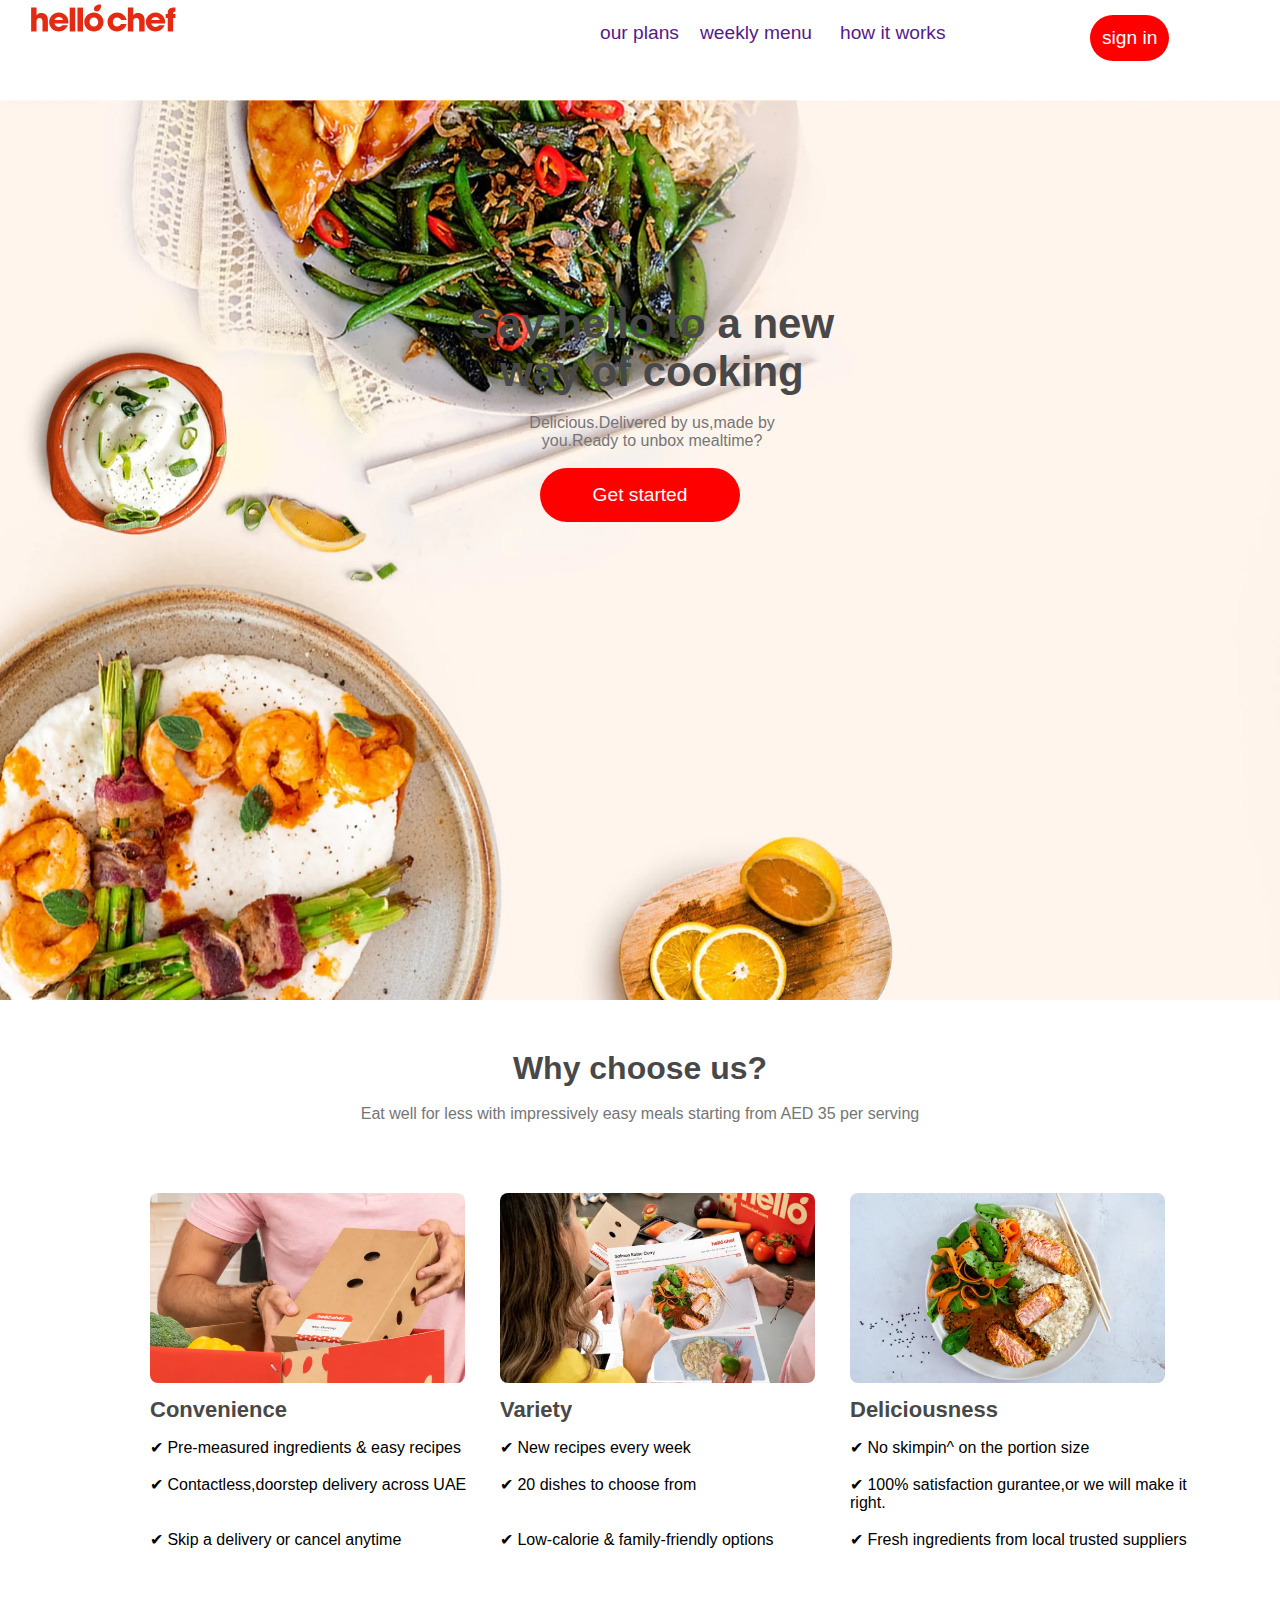
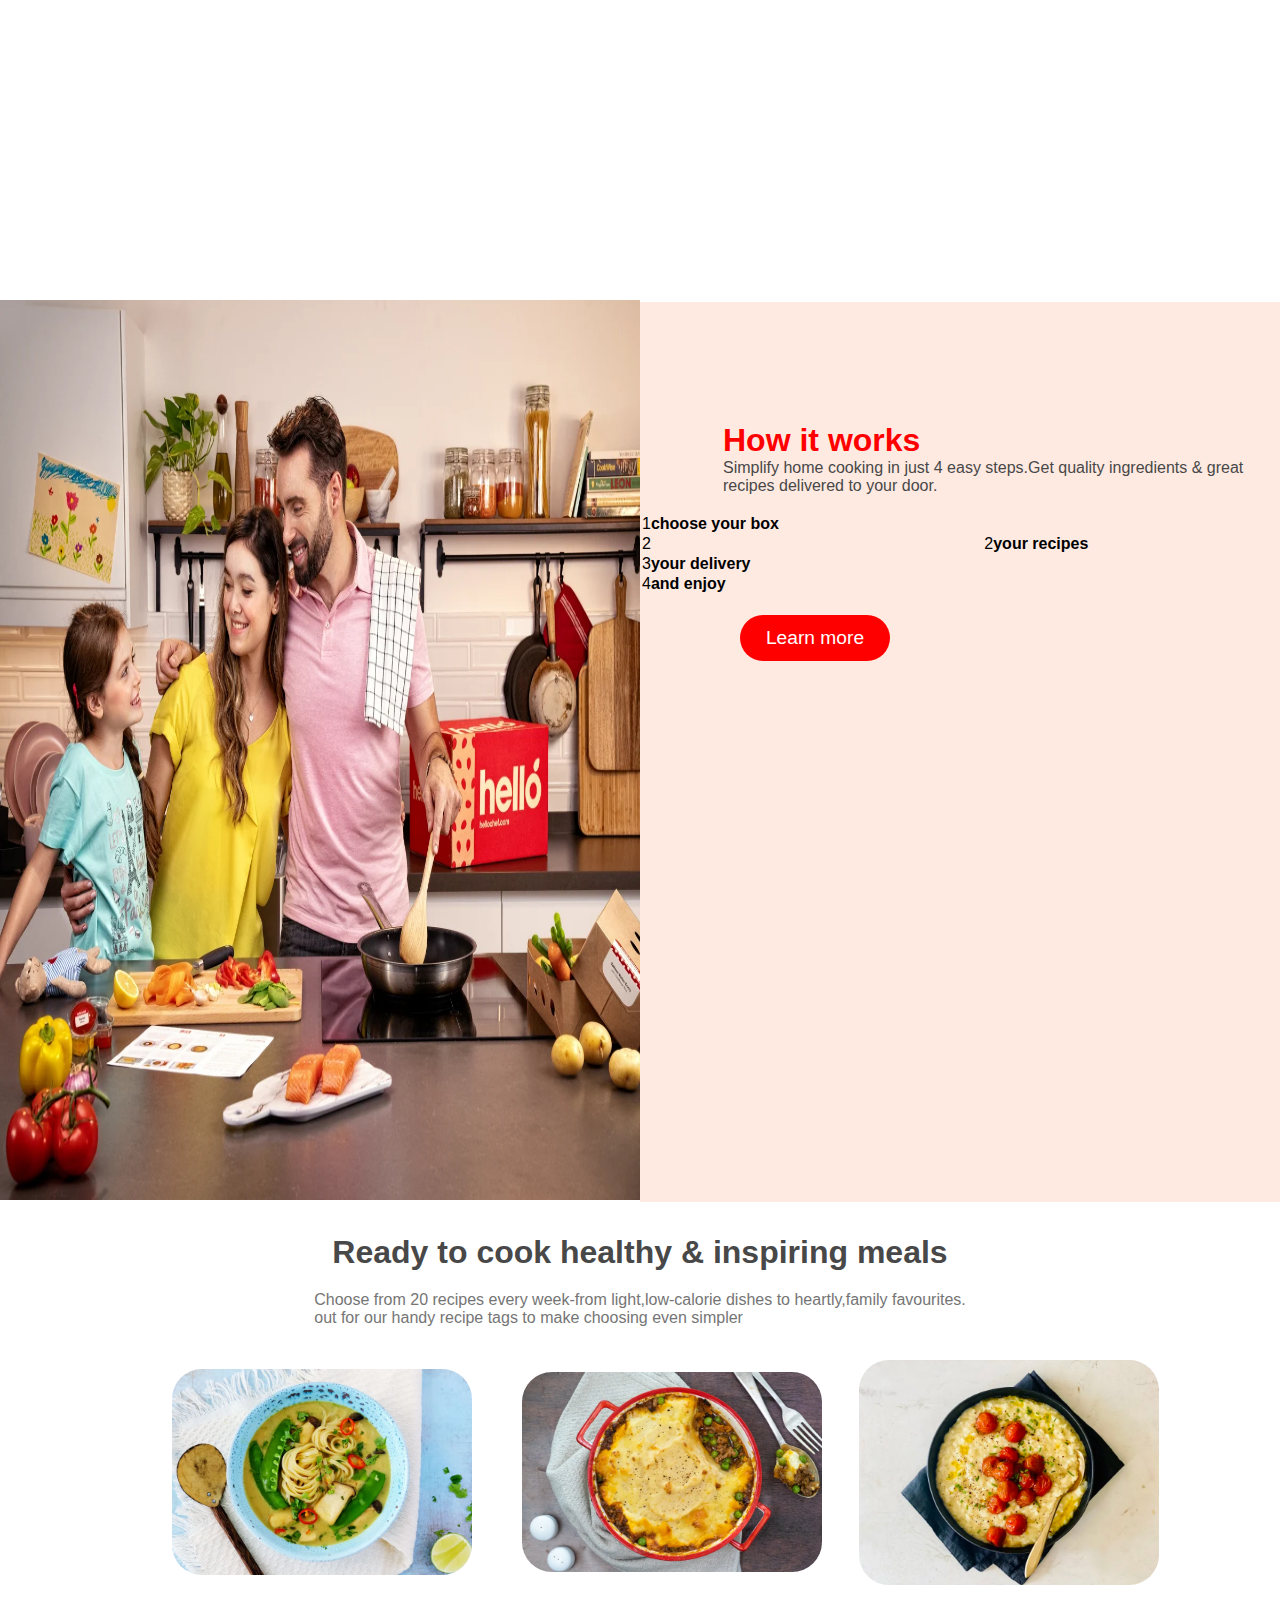
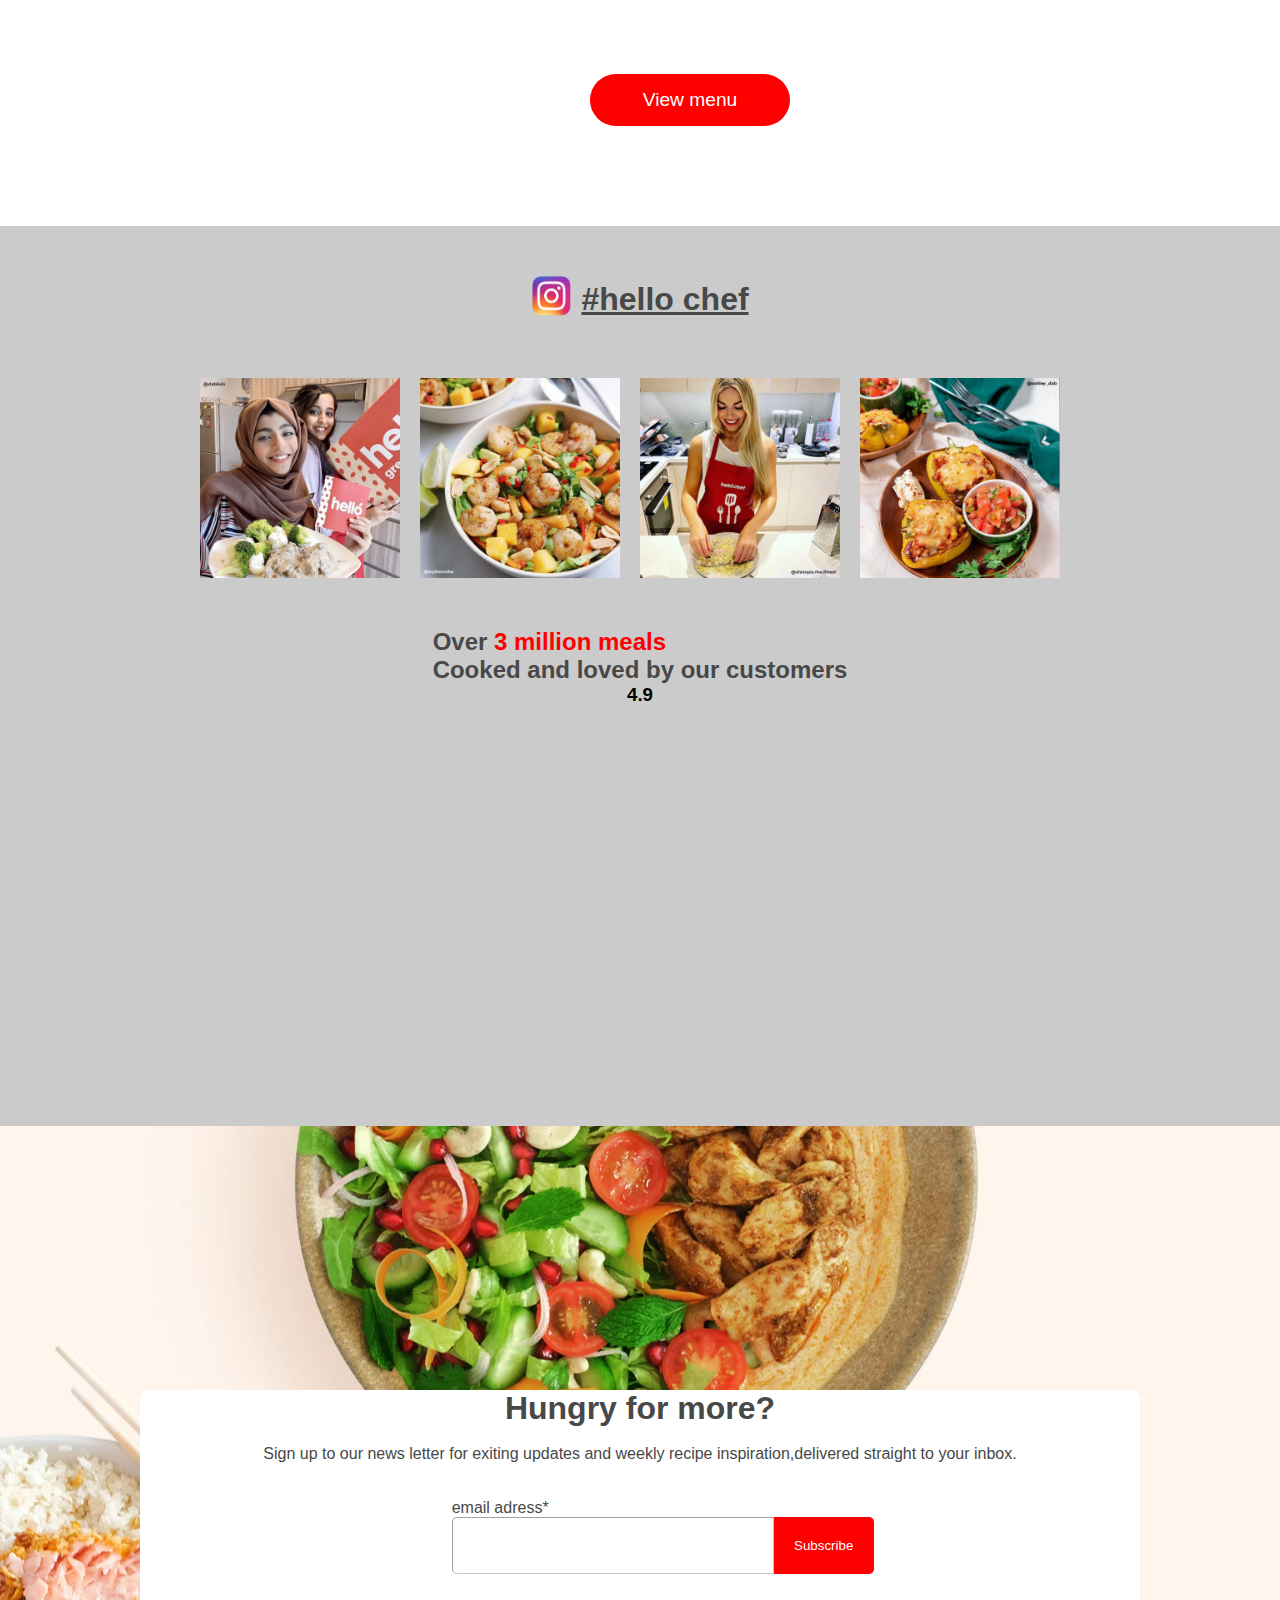
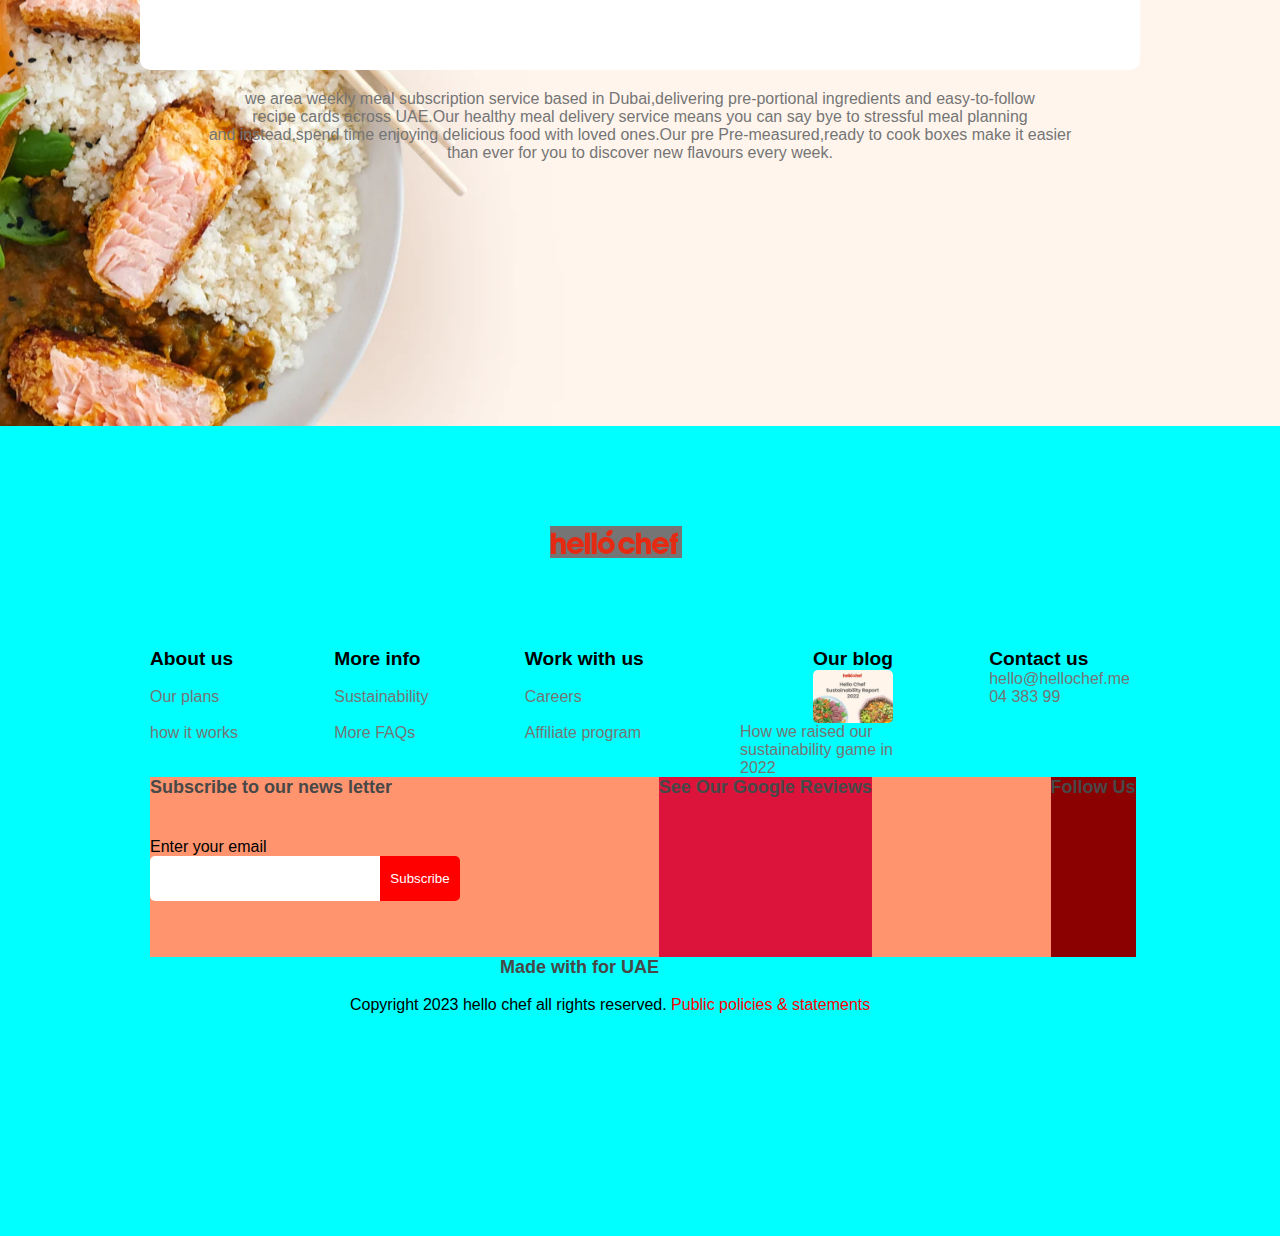
<file: index.html>
<!DOCTYPE html>
<html lang="en">
<head>
    <meta charset="UTF-8">
    <meta http-equiv="X-UA-Compatible" content="IE=edge">
    <meta name="viewport" content="width=device-width, initial-scale=1.0">
    <title>Document</title><link rel="stylesheet" href="style.css">
</head>
   <body>
 
    <div class="main">
 
        <div class="header">

            <div class="logo">
                <img src="logo.svg" alt="">
            
                <!-- <div class="row"> -->
                    <p1><a href="">our plans</a></p1>
                    <p2><a href="">weekly menu</a></p2> 
                    <p3><a href="">how it works</a></p3>
                    <button>sign in</button>
                <!-- </div> -->
            </div>
        </div>
        <div class="layout">

            <div class="hear">
               <h1>Say hello to a new<br> way of cooking</h1>
               <br>
               <p>Delicious.Delivered by us,made by<br>you.Ready to unbox mealtime?</p>
               <br>
                <button>Get started</button>

            </div>
        </div>
        <div class="page">
            <h1>Why choose us?</h1>
            <br>
            <p4>Eat well for less with impressively easy meals starting from AED 35 per serving</p4>
            <div class="hold">
                <div class="con">
                    <img src="box_over.webp" alt="">
                    <h1>Convenience</h1>
                    <ul>
                        <p> &#x2714; Pre-measured ingredients & easy recipes</p>
                        <br>
                        <p> &#x2714; Contactless,doorstep delivery across UAE</p>
                        <br>
                        <br>
                        <p> &#x2714; Skip a delivery or cancel anytime</p>
                    </ul>
                </div>
                <div class="var">
                    <img src="variety-hi.webp" alt="">
                    <h2>Variety</h2>
                    <ul>
                        <p> &#x2714; New recipes every week</p>
                        <br>
                        <p> &#x2714; 20 dishes to choose from</p>
                        <br>
                        <br>
                        <p> &#x2714; Low-calorie & family-friendly options</p>
                    </ul>
                </div>
                <div class="del">
                    <img src="salmon_katsu.webp" alt="">
                    <h3>Deliciousness</h3>
                    <ul>
                        <p>&#x2714; No skimpin^ on the portion size</p>
                        <br>
                        <p>&#x2714; 100% satisfaction gurantee,or we will make it<br>right.</p>
                        <br>
                        <p> &#x2714; Fresh ingredients from local trusted suppliers</p>
                    </ul>
                </div>
            </div>
        </div>
        <div class="how">
                <div class="pic">
                    <img src="Family_cooking.webp" alt="">
                </div>

                <div class="pihow">
                    <h1>How it works</h1>
                    <p6>Simplify home cooking in just 4 easy steps.Get quality ingredients & great recipes delivered to your door.</p6>
                    
    
                    <table>
                        <tr>
                          
                           <td>1<span><b>choose your box</span></b></td>
                        </tr>
                        <tr>
                          <td>2</td>
                          <td>2<span><b>your recipes</span></b></td>
                        </tr>
                        <br>
                        <tr>
                          <!-- <td>3</td> -->
                          <td>3<span><b>your delivery</span></b></td>
                        </tr>
                          <!-- <td>4</td> -->
                          <td>4<span><b>and enjoy</span></b></td>
                        </tr>
                    </table>
                   <button>Learn more</button>
                </div>

        </div>
            <div class="ready">
                <div class="heading">
                   <h1>Ready to cook healthy & inspiring meals</h1>
                   <p>Choose from 20 recipes every week-from light,low-calorie dishes to heartly,family favourites.<br> out for our handy recipe tags to make choosing even simpler</p>
                </div>
                <div class="top">
                    <div class="veg">
                       <img src="vegan.webp" alt="">
                    </div>
                    <div class="week">
                        <img src="weekly_classic.webp" alt="">

                    </div>
                    <div class="vegetable">
                        <img src="Vegetarian.webp" alt="">
                    </div>
                    
                </div>
                <button>View menu</button>
            </div>
        <div class="hello">
            <div class="chef">
                <img src="instagram.webp" alt="">
                <h1>#hello chef</h1>

            </div>
            <div class="meat">
                <img src="dxblivin-credit.webp" alt="">
                <img src="ayshasaiha.webp" alt="">
                <img src="shrimply.webp" alt="">
                <img src="ashley_dxb.webp" alt="">
            </div>
              <h2>Over <span>3 million meals</span><br>Cooked and loved by our customers</h2>
              <h3>4.9 </h3>
                <i class="fa-light fa-star"></i>
                <i class="fa-sharp fa-solid fa-star" style="color: #fff70f;"></i>
                </h3>
        </div>
        <div class="hungry">
            <div class="sign">
                <h1>Hungry for more?</h1>
                <br>
                <p9>Sign up to our news letter for exiting updates and weekly recipe inspiration,delivered straight to your inbox.</p>
                <br>
                <br>
                <label for="email adress*">email adress*</label>
                <div class="tex">
                    <input type="text">
                    <button>Subscribe</button>
                </div>
            </div>
            <div class="add">
                <p>we area weekly meal subscription service based in Dubai,delivering pre-portional ingredients and easy-to-follow<br>recipe cards across UAE.Our healthy meal delivery service means you can say bye to stressful meal planning<br>and instead,spend time enjoying delicious food with loved ones.Our pre Pre-measured,ready to cook boxes make it easier<br>than ever for you to discover new flavours every week.</p>

            </div>
            

        </div>
        <div class="end">
            <div class="title">
                <img src="logo.svg" alt="">

            </div>
            <div class="about">
                <div class="one">
                    <h1>About us</h1>
                    <br>
                    <a href="">Our plans</a>
                    <br>
                    <a href="">how it works</a>

                </div>
                <div class="two">
                    <h1>More info</h1>
                    <br>
                    <a href="">Sustainability</a>
                    <br>
                    <a href="">More FAQs</a>

                </div>
                <div class="three">
                    <h1>Work with us</h1>
                    <br>
                    <a href="">Careers</a>
                    <br>
                    <a href="">Affiliate program</a>

                </div>
                <div class="four">
                    <h1>Our blog</h1>
                    <img src="HC-Sustainability-Report-1200x8001-1.webp" alt="">
                    <a href="">How we raised our<br> sustainability game in<br> 2022</a>

                </div>
                <div class="five">
                    <h1>Contact us</h1>
                    <a href="">hello@hellochef.me</a>
                    <a href="">04 383 99</a>

                </div>

            </div>
            <div class="car">
                <div class="star">
                    <h1>Subscribe to our news letter</h1>
                    <label for="">Enter your email</label>
                    <div class="in">
                       <input type="text">
                      <button>Subscribe</button>
                    </div>
                </div>
                <div class="see">
                    <h1>See Our Google Reviews</h1>
                </div>
                <div class="fol">
                    <h1>Follow Us</h1>
                </div>
            </div>
            <div class="last">
                <h1>Made with for UAE</h1>
                <br>
                <p>Copyright 2023 hello chef all rights reserved. <span>Public policies & statements</span></p>
            </div>
            

        </div>
    </body>
    </div>
</html>
</file>
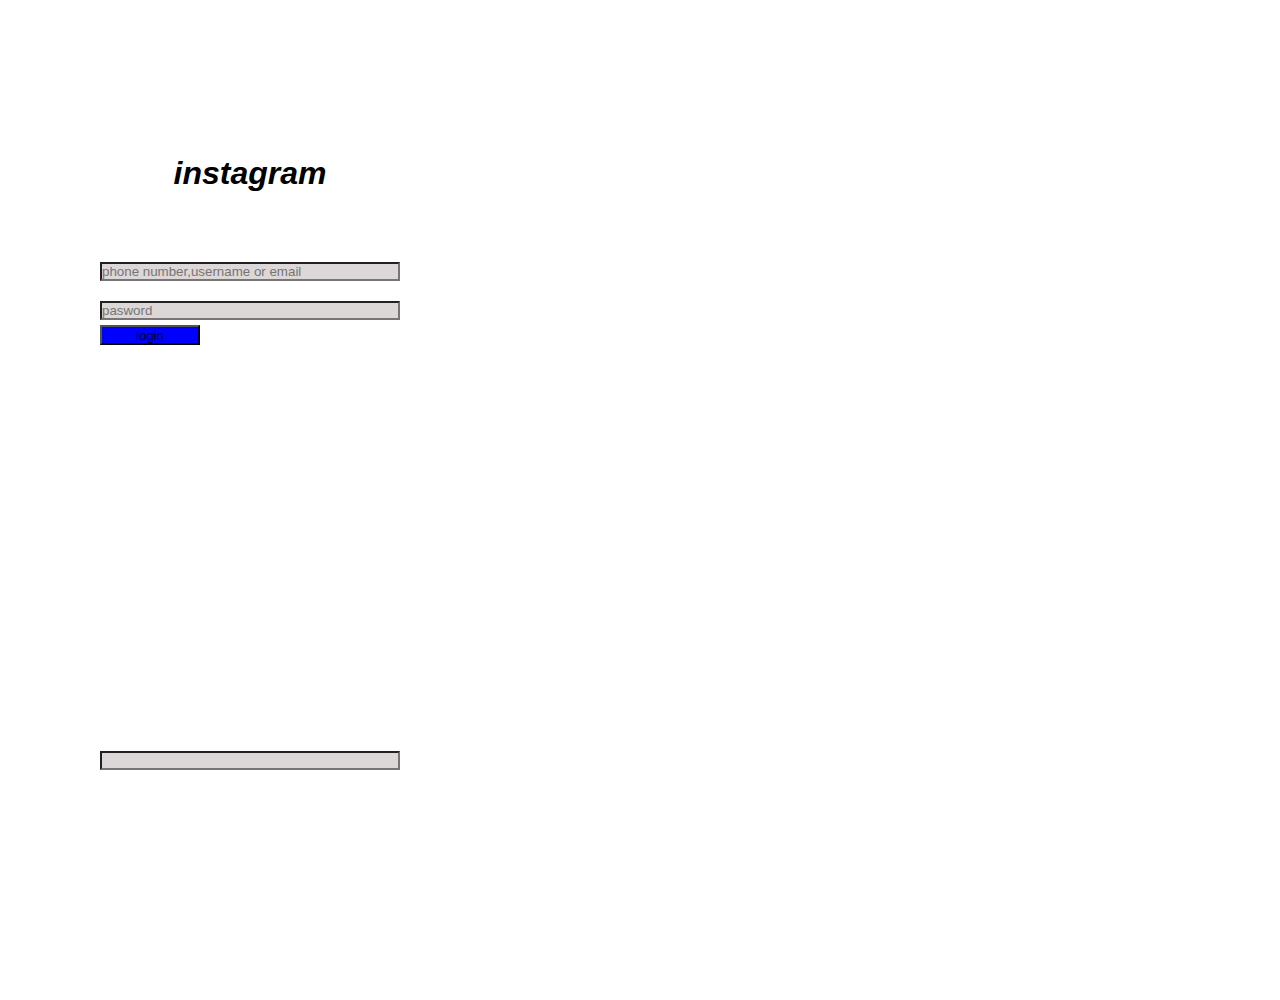
<file: instagram/index.html>
<!DOCTYPE html>
<html lang="en">
  <head>
    <meta charset="UTF-8" />
    <meta http-equiv="X-UA-Compatible" content="IE=edge" />
    <meta name="viewport" content="width=device-width, initial-scale=1.0" />
    <title>Document</title>
    <link rel="stylesheet" type="text/css" href="style.css">
  </head>
  <body>
    <div>
      <h1>instagram</h1>
      <input type="text" placeholder="phone number,username or email" />
      <input type="text" placeholder="pasword" />
      <button>login</button>
    </div>
  </body>
  <div>
    <input type="text"placeholder>
  </div>
</html>
</file>
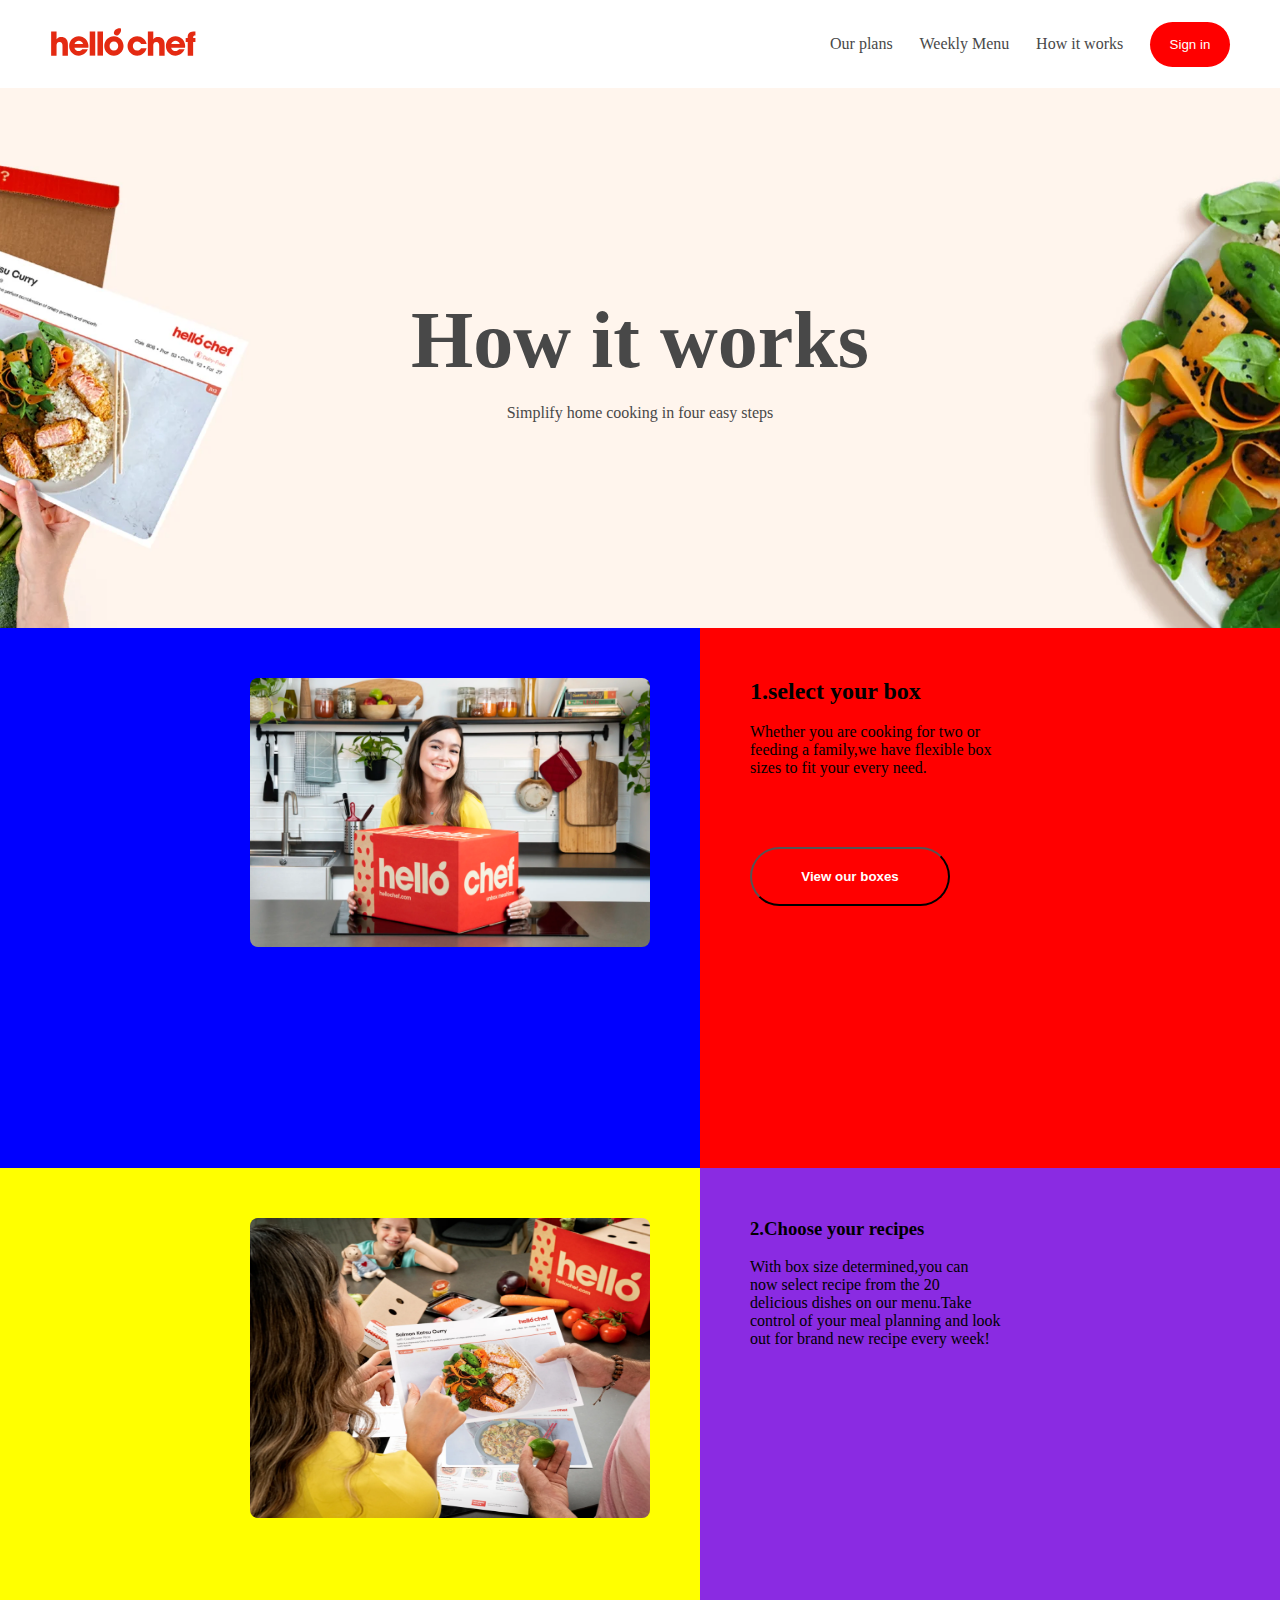
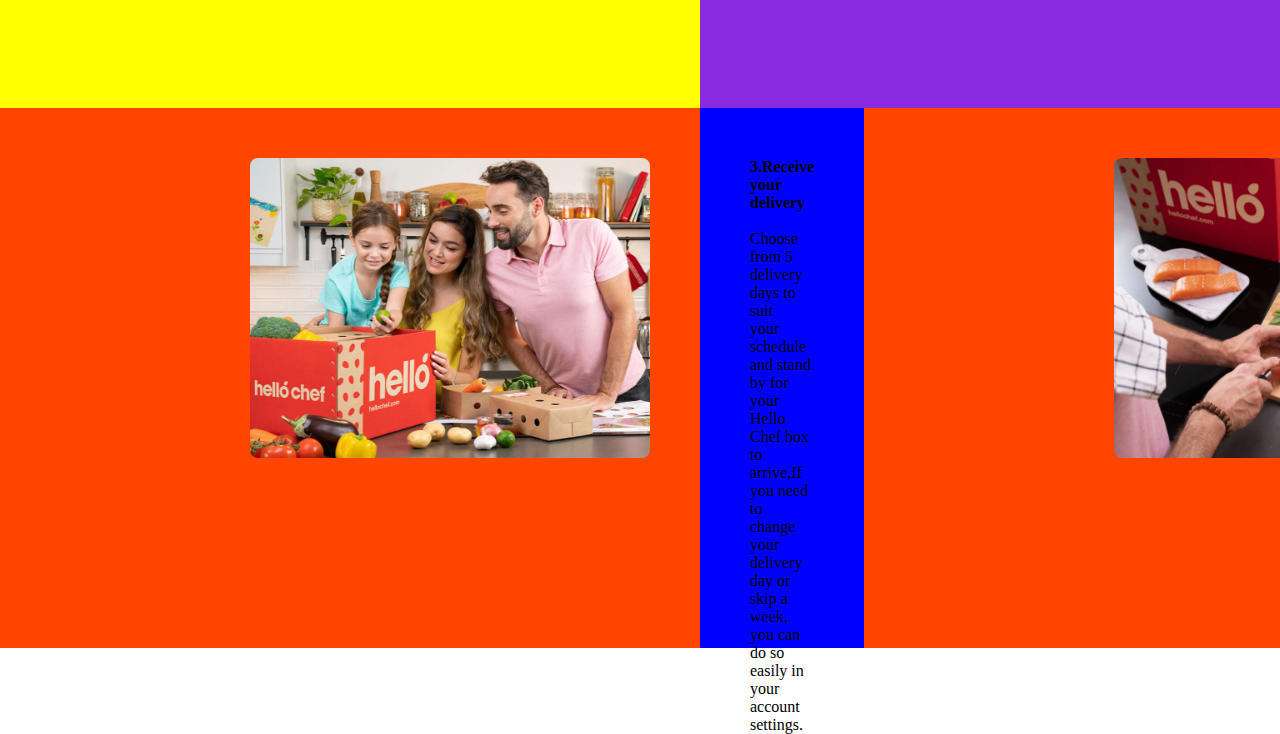
<file: how.html>
<!DOCTYPE html>
<html lang="en">
<head>
    <meta charset="UTF-8">
    <meta http-equiv="X-UA-Compatible" content="IE=edge">
    <meta name="viewport" content="width=device-width, initial-scale=1.0">
    <title>Document</title>
    <link rel="stylesheet" href="/style2.css">
</head>
<body>
    <!-- <div class="main"> -->
        <div class="one">
           <div class="Top">
              <div class="logo">
                 <img src="logo.svg" alt="">
              </div>
              <div class="upper">           
                <a href="">Our plans</a>
                <a href="">Weekly Menu</a>
                <a href="">How it works</a>
                <button>Sign in</button>
              </div>
            </div>
            <div class="How">
              <h1>How it works</h1>
              <br>
              <p>Simplify home cooking in four easy steps</p>
            </div>
            
            <div class="steps">
              <div class="step1">
                <img src="Select_your_box.webp" alt="">
              </div>
              <div class="step2">
                <h2>1.<span>select your box</span></h2>
                <br>
                <p>Whether you are cooking for two or<br> feeding a family,we have flexible box<br> sizes to fit your every need.</p>
                <button>View our boxes</button>
              </div>
            </div>
            <div class="recipes">
              <div class="recipe1">
                  <img src="recip.webp" alt="recip">
              </div>
              <div class="recipe2">
                <h3>2.<span>Choose your recipes</span></h3>
                <br>
                <p>With box size determined,you can<br>now select recipe from the 20<br>delicious dishes on our menu.Take<br>control of your meal planning and look<br>out for brand new recipe every week!</p>
              </div>
            </div>
            <div class="delivery">
              <div class="deliver1">
                  <img src="deliver.webp" alt="">
              </div>
              <div class="deliver2">
                  <h4>3.<span>Receive your delivery</span></h4>
                  <br>
                  <p>Choose from 5 delivery days to suit<br>your schedule and stand by for your<br>Hello Chef box to arrive,If you need to<br>change your delivery day or skip a<br>week, you can do so easily in your<br>account settings.</p>
              </div>
              <div class="cookie">
                <div class="cook1">
                  <img src="Cook.webp" alt="">
                </div>
                <div class="cook2">
                  <h5>4.<span>Once your box has been delivered with<br>your choosen recipes and pre-packed<br>ingredients,all that is left to do for<br>you is to cook! Enjoy a fuss-free cooking<br>experience with our simple and<br>delicious recipes.</span></h5>
                  <button>Get Started</button>
                </div>
              </div>

            </div>
          </div>
          <div class="two">
              <div class="three">

               </div>

        </div>
    </div>
    
</body>
</html>
</file>
<file: style.css>
*{
    margin: 0;
    padding: 0;
}
.main {
    font-family: poppins,helvetica,sans-serif;

}
.logo a{
    text-decoration: none;
}

.layout {
    width: 100%;
    height: 100vh;
    margin-top: 10px;
    background: url(mobile-banner.webp);
    background-size: cover;
    background-repeat: no-repeat;
}
p1 {
    position: absolute;
    left: 600px;
    top: 22px;
    color: black;
    font-size:larger;
    font-family: poppins,helvetica,arial,san-serif;

}
p2 {
    position: absolute;
    left: 700px;
    top: 22px;
    color: black;
    font-size:larger;
    font-family: poppins,helvetica,arial,san-serif;
}
p3 {
    position: absolute;
    left: 840px;
    top: 22px;
    color: black;
    font-size: larger;
    font-family: poppins,helvetica,arial,san-serif;
}
.logo button {
    position:absolute;
    left: 1090px;
    top: 15px;
    padding: 12px;
    color:white;
    background-color: red;
    font-size:larger;
    border-radius:29px;
    border: none;

}
.logo {
    top: 20px;
    align-items: center;
    justify-content: center;
    justify-items: center;
    width: 150px;
    padding-left: 30px;
}

.header {
    
    box-sizing: border-box;
    height: 10vh;
    display: flex;
    background-color: white;
    align-content: flex-start;
    flex-direction: row;
    justify-content: flex-start;
    top: 1px;
    
       
}
/* 
.row {
    width: 10px;
    height: 10px;
    top: 30px;
    display: flex;
    flex-direction: row;
    justify-content: flex-end;
} */

.hear {
    top: 300px;
    left: 470px;
    position: absolute;
    justify-content: center;
    align-items: center;
    position:absolute;
    
}

.img {
    margin-bottom: 10px;
    

} 

.hear h1 {
    color: #484848;
    font-size: 42px;
    text-align: center;
   
}
.hear button {
    position:absolute;
    left: 70px;
    width: 200px;
    padding: 16px;
    color:white;
    background-color: red;
    font-size:larger;
    border-radius:29px;
    border: none;
}

.hear p {
    color:#757575;
    text-align: center;
    left: 100px;
}
.page {
    width:100% ;
    height: 100vh;
    display: flex;
    flex-direction: column;
    /* justify-content: center; */
    align-items: center;
    

}

.page h1 {
    color: #484848;
    margin-top: 50px;
}
.page p4 {
    left: 470px;
    color: #757575;
    
}

.hold {
    margin-left:70px;
    margin-top: 70px;
    display: flex;
    flex-direction: row;
    justify-content:center;
    align-items: center;


}
.con {
    width: 350px;
    height: 400px;
    
}
.var {
    width: 350px;
    height: 400px;
}
.del {
    width: 350px;
    height: 400px;
    
}

.con img{
    width:90%;
    height:190px;
    border-radius: 8px;
}  
.var img{
    width:90%;
    height:190px;
    object-fit: cover;
    border-radius: 8px;
}
.del img {
    width:90%;
    height:190px;
    object-fit: cover;
    border-radius: 8px;
}
.con h1 {
    color:#484848;
    font-size:22px;
    margin: 10px 0px 15px;


}
.var h2{
    color: #484848;
    margin: 10px 0px 15px;
    font-size: 22px;

}
.del h3 {
    color: #484848;
    font-size: 22px;
    margin: 10px 0px 15px;
}
.how {
    width:100% ;
    display: flex;
    flex-direction: row;
    align-items: center;
   
    
}
.pic {
    width: 50%;
    background-size: cover;
    background-repeat: no-repeat;
}
.pic img {
    width: 100%;
    height: 100vh;
}
.pihow {
    width: 50%;
    height: 100vh;
    display: flex;
    flex-direction:column;
    
    background-color:rgba(255,148,110,.2) ;
}
.pihow h1 {
    color: red;
    font-weight: 600;
    margin-left: 83px;
    margin-top: 120px;
    
}
/* .pihow span {
    font-size: px;
    color: #ff946e;
    font-size: 1.5em;
    font-weight: 700;
    font-family: Poppins,Helvetica,Arial,sans-serif;

} */
.pihow p6 {
    color: #484848;
    margin-left: 83px;
}
.pihow p7 {
    font-size: px;
    color: #ff946e;
    font-size: 1.5em;
    font-weight: 700;
    font-family: Poppins,Helvetica,Arial,sans-serif;

}
.pihow td {
    
    margin-left: 100px;
    width: 16px;
    /* color: #ff946e; */
    /* font-size: 1.5em; */
    font-family: Poppins,Helvetica,Arial,sans-serif;
    /* font-weight: 700; */
}
.pihow button {
    margin-top: 20px;
    width: 150px;
    margin-left: 100px;
    padding: 12px;
    color:white;
    background-color: red;
    font-size:larger;
    border-radius:29px;
    border: none;
    

} 
.ready {
    width:100% ;
    
    position: relative;
    display: flex;
    flex-direction:column;
    justify-items: center;
    align-items: center;
}
.heading {
    width: 100%;
    height:30px;
    margin-top: 30px;
    display: flex;
    flex-direction: column;
    justify-items:flex-start;
    align-items:center;
}
.top {
    display: flex;
    margin-top: 60px;
    align-items:center;
    justify-content: space-evenly;
    justify-items:center;
    height: 200px;
    align-content: center;
}
.top img {
    margin-bottom: 200px;
    position: relative;
    background-size: cover;
    width: 300px;
    min-height: 200px;
    border-radius: 30px;
}
.ready button{
    margin-top: 150px;
    width: 200px;
    margin-bottom: 100px;
    margin-left: 100px;
    padding: 15px;
    color:white;
    background-color: red;
    font-size:larger;
    border-radius:29px;
    border: none;
    
}

.heading h1{
    color:#484848;

}
.heading p {
    color:#757575;
    margin-top: 20px;
}  
.veg {
   
    margin-top: 300px;
    margin-left: 50px;
}
.week {
    margin-top: 300px;
    margin-left: 50px;
}
.vegetable {
    margin-top: 300px;
    margin-left: 37px;
}
.hello {
    width:100% ;
    background-color:#75757561;
    height:100vh;
    position: relative;
    display: flex;
    flex-direction:column;
    justify-items: center;
    align-items: center;
}
.chef {
    margin-top: 50px;
    display: flex;
    flex-direction: row;
}
.chef img {
    width: 40px;
    height: 40px;
    margin-right: 10px;

}
.chef h1 {
    margin-top: 5px;
    color: #484848;
    text-decoration: underline;
    margin: left 5px;;
}
.meat {
    display: flex;
    flex-direction: row;
    align-items: center;
    align-content: space-evenly;
    
}
.meat img {
    width: 200px;
    min-height: 150px;
    margin-right: 20px;
    margin-top: 60px;
    align-content:space-evenly;
}
.hello h2 {
    margin-top: 50px;
    color: #484848;

}
.hello span {
    color: red;
}
.hungry {
    background-image: url(subscribe.webp);
    width: 100%;
    height: 100vh;
    display: flex;
    flex-direction: column;
    justify-content: center;
    box-sizing: border-box;
    background-repeat: no-repeat;
    background-size: cover;
    align-items: center;
}
.sign {
    width: 1000px;
    height: 280px;
    /* margin-left: 200px; */
    display: flex;
    flex-direction: column;
    align-items: center;
    
    /* justify-content: center; */
    /* position: absolute; */
    /* padding: 45px 16px; */
    background-color: #fff;
    border-radius: 10px;
}
.sign h1 {
    color: #484848;


}
div.sign p9 {
    color: #484848;
    height: 10px;

    

}
.tex {
    margin-left: 25%;
    display: flex;
   
}
.tex input {
    width: 280px;
    padding: 20px;
    border-top-left-radius: 5px;
    border-bottom-left-radius: 5px;
    border-color: #7575756a;
    border-width: 1px;
    
}
.tex button {
    padding: 10px;
    border-top-right-radius:5px;
    border-bottom-right-radius: 5px;
    border: none;
    width: 100px;
    background-color: red;
    color: #fff;
}
.sign label {
    margin-left: 25%;
    
}
.add p {
    color: #757575;
    margin-top: 20px;
    text-align: center;
}
.end {
    height: 90vh;
    width: 100vw;
    background-color: aqua;
    display: flex;
    flex-direction: column;
}
.title {
    width: 132px;
    height: 32px;
    margin-left: 550px;
    margin-top: 100px;
    background-color: #757575;
}
.about {
    margin-top:90px;
    display: flex;
    justify-content: space-between;
    margin-left: 150px;
    margin-right: 150px;

}
.about h1 {
    font-size: larger;
}
.about a {
    color: #757575;
    text-decoration: none;
}
.one{
    display: flex;
    flex-direction:column;
}
.two {
    display: flex;
    flex-direction:column
}
.three{
    display: flex;
    flex-direction:column
}
.four {
    display: flex;
    flex-direction:column;
    justify-content:flex-end;
    align-items: flex-end;
}
.four img {
    width: 80px;
    border-radius: 5px;

}
.five {
    display: flex;
    flex-direction:column
}.car {
    display: flex;
    justify-content: space-between;
    width:77%;
    background-color: #ff946e;
    height:20vh;
    margin-right: 150px;
    margin-left: 150px;
}
.car h1 {

}
.in {
   
}
.car label {
    margin-top: 40px;

}
.in input {
    padding: 15px;
    border-bottom-left-radius: 5px;
    border-top-left-radius: 5px;
    border: #757575;
    width: 200px;
}
.in button {
    color:white;
    background-color: red;
    border-top-right-radius: 5px;
    border-bottom-right-radius: 5px;
    border: #757575;
    width:80px;
    

}
.star {
    display: flex;
    flex-direction: column;
}
.star h1 {
    font-size: large;
    color: #484848;
}
.in {
    display: flex;
}
.see {
    background-color: crimson;
    justify-content: flex-end;
    margin-left: 20px;

}
.see h1 {
    font-size: large;
    color: #484848;

}
.fol {
   background-color: darkred;
   /* width:30%; */
   align-items: flex-end;
   justify-content: flex-end;
}
.fol h1 {
    font-size: large;
    color: #484848;

}
.last {
    justify-content: center;
    align-items: center;
}
.last h1 {
    margin-left: 500px;
    font-size: large;
    color: #484848;
}
.last p {
    margin-left: 350px;
}
.last span {
    color: red;
}
</file>
<file: instagram/style.css>
* {
    margin: 0;
    padding: 0;
}

body {
    font-family: Arial, Helvetica, sans-serif;
    background-color: white;
    display: flex;
    flex-direction: column;
    justify-items: center;
    align-items: center;
    width: 500px;
}

div{
    border: ipx solid grey;
    width: 300px;
    height:500px;
    display: flex;
    flex-direction: column;
    justify-content: center;
    justify-items: center;
}

h1{font-family: Arial, Helvetica, sans-serif;
    font-style:italic;
    color: black;
    text-align: center;
    margin-bottom: 50px;
    
}

input{
    background-color: rgb(221, 215,215);
    margin-top: 20px;
   
}

button{
    width: 100px;
    height: 20px;
    background-color: blue;
    color: rgb(0,0,0,);
    margin-top: 5px;
    font-size: small;
}
</file>
<file: style2.css>
*{
    margin: 0;
    padding: 0;
}
.main {
    display: flex;
    flex-direction: column;
}
.one {
    width: 100%;
    height: 70vh;
    background-color: aqua;

}
.Top {
    display: flex;
    background-color: white;
    align-items: center;
    padding: 12px 50px;
    justify-content:space-between;
    
}
.Top img {
    width: 150px;
    height: 60px;

}
.Top a {
    text-decoration: none;
    color: #484848

}
.Top button {
    color:white;
    background-color: red;
    width: 80px;
    padding: 15px;
    border-radius: 25px;
    border: none;
}
div.upper {
    display: flex;
    width: 400px;
    align-items: center;
    
    justify-content: space-between;

}
.How {
    background-image: url(banner.webp);
    height: 60vh;
    background-size: cover;
    background-repeat: no-repeat;
    background-position: center;
    display: flex;
    flex-direction: column;
    justify-content: center;
    align-items: center;

}
.How h1 {
    color:#484848 ;
    font-size: 80px;

}
.How p {
    color: #484848;
}
.steps {
    height: 60vh;
    display: flex;
    background-color: yellow;
    width: 100%;
    padding: 0px 0px 0px;

    
    
}
.step1 {
    width: 50%;
    padding: 50px 50px 0px;
    background-color:blue;
}
.step1 img {
    border-radius: 8px;
    margin-bottom: 0;
    margin-left:200px;
    width: 400px
}
.step2 {
    width: 50%;
    padding: 50px 50px 0px;
    background-color: red;
}
.step2 button {
    color: white; 
    background-color: red;  
    padding: 20px;
    border-radius: 30px;
    width: 200px;
    font-weight: bold;
    margin-top: 70px;
}
.recipes {
    height: 60vh;
    display: flex;
    background-color: yellow;
    width: 100%;
    padding: 0px 0px 0px;

}
.recipe1 {
    width: 50%;
    padding: 50px 50px 0px;
    background-color:b
}
.recipe1 img {
    border-radius: 8px;
    height: 300px;
    margin-bottom: 0;
    margin-left:200px;
    width: 400px
}
.recipe2 {
    width: 50%;
    padding: 50px 50px 0px;
    background-color: blueviolet;

}
.delivery {
    height: 60vh;
    display: flex;
    background-color: orangered;
    width: 100%;
    padding: 0px 0px 0px;

}
.deliver1 {
    width: 50%;
    padding: 50px 50px 0px;
    background-color:b    
}
.deliver1 img {
    border-radius: 8px;
    height: 300px;
    margin-bottom: 0;
    margin-left:200px;
    width: 400px
}
.deliver2 {
    width: 50%;
    padding: 50px 50px 0px;
    background-color: blue;

}
.cookie {
    height: 60vh;
    display: flex;
    background-color: orangered;
    width: 100%;
    padding: 0px 0px 0px;
}
.cook1 {
    width: 50%;
    padding: 50px 50px 0px;
    background-color:b    
}
.cook1 img {
    border-radius: 8px;
    height: 300px;
    margin-bottom: 0;
    margin-left:200px;
    width: 400px
}
.cook2 {
    width: 50%;
    padding: 50px 50px 0px;
    background-color:indigo;
 
}
.cook2 button {
    color: white; 
    background-color: red;  
    padding: 20px;
    border-radius: 30px;
    width: 200px;
    font-weight: bold;
    margin-top: 70px;
}
</file>
